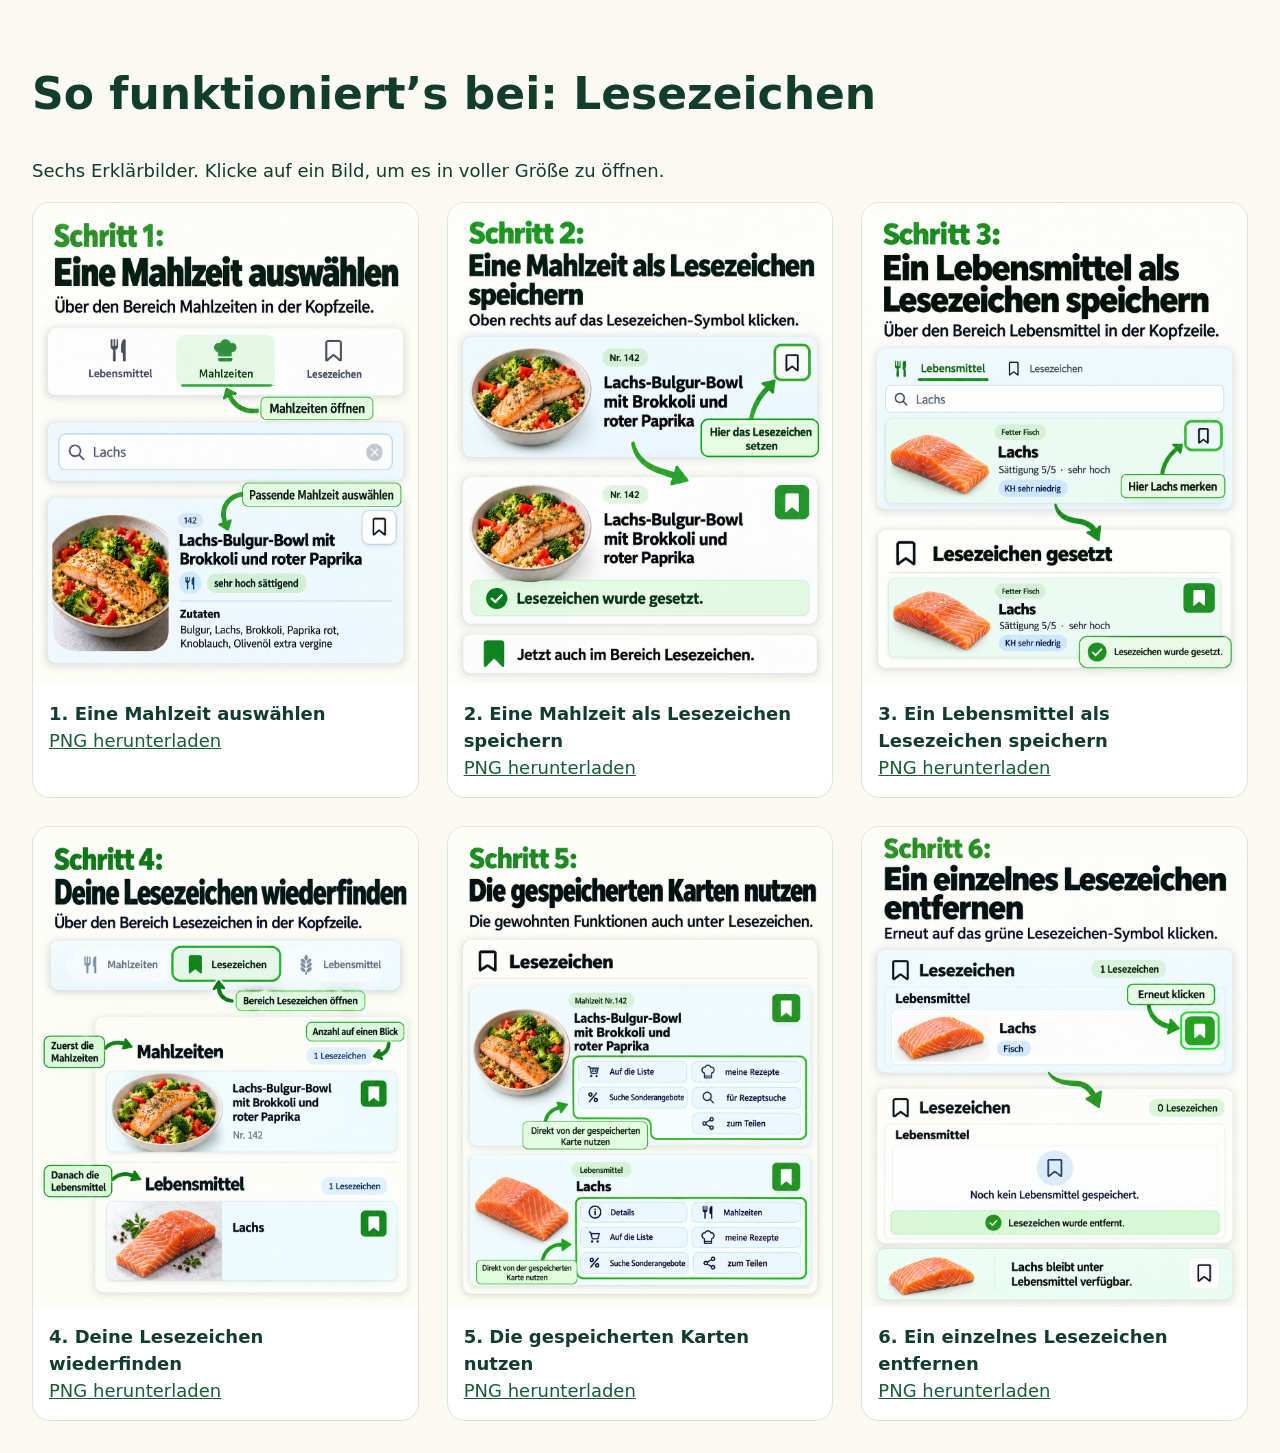
<file: assets/bookmarks-guide/uebersicht.html>
<!doctype html><html lang="de"><meta charset="utf-8"><meta name="viewport" content="width=device-width,initial-scale=1"><title>Erklärbilder · Lesezeichen</title><style>body{font:18px/1.5 system-ui,sans-serif;background:#faf9f4;color:#123d2c;margin:0;padding:32px}main{max-width:1250px;margin:auto}h1{font-size:clamp(26px,4vw,44px)}.grid{display:grid;grid-template-columns:repeat(auto-fit,minmax(min(100%,340px),1fr));gap:28px}figure{margin:0;background:#fff;border:1px solid #d9e5dc;border-radius:18px;overflow:hidden}img{display:block;width:100%;height:auto}figcaption{padding:16px}a{color:#185d36}</style><main><h1>So funktioniert’s bei: Lesezeichen</h1><p>Sechs Erklärbilder. Klicke auf ein Bild, um es in voller Größe zu öffnen.</p><div class="grid"><figure><a href="step-1.png"><img src="step-1.png" alt="Schritt 1: Eine Mahlzeit auswählen" loading="lazy"></a><figcaption><strong>1. Eine Mahlzeit auswählen</strong><br><a href="step-1.png" download>PNG herunterladen</a></figcaption></figure>
<figure><a href="step-2.png"><img src="step-2.png" alt="Schritt 2: Eine Mahlzeit als Lesezeichen speichern" loading="lazy"></a><figcaption><strong>2. Eine Mahlzeit als Lesezeichen speichern</strong><br><a href="step-2.png" download>PNG herunterladen</a></figcaption></figure>
<figure><a href="step-3.png"><img src="step-3.png" alt="Schritt 3: Ein Lebensmittel als Lesezeichen speichern" loading="lazy"></a><figcaption><strong>3. Ein Lebensmittel als Lesezeichen speichern</strong><br><a href="step-3.png" download>PNG herunterladen</a></figcaption></figure>
<figure><a href="step-4.png"><img src="step-4.png" alt="Schritt 4: Deine Lesezeichen wiederfinden" loading="lazy"></a><figcaption><strong>4. Deine Lesezeichen wiederfinden</strong><br><a href="step-4.png" download>PNG herunterladen</a></figcaption></figure>
<figure><a href="step-5.png"><img src="step-5.png" alt="Schritt 5: Die gespeicherten Karten nutzen" loading="lazy"></a><figcaption><strong>5. Die gespeicherten Karten nutzen</strong><br><a href="step-5.png" download>PNG herunterladen</a></figcaption></figure>
<figure><a href="step-6.png"><img src="step-6.png" alt="Schritt 6: Ein einzelnes Lesezeichen entfernen" loading="lazy"></a><figcaption><strong>6. Ein einzelnes Lesezeichen entfernen</strong><br><a href="step-6.png" download>PNG herunterladen</a></figcaption></figure></div></main></html>
</file>
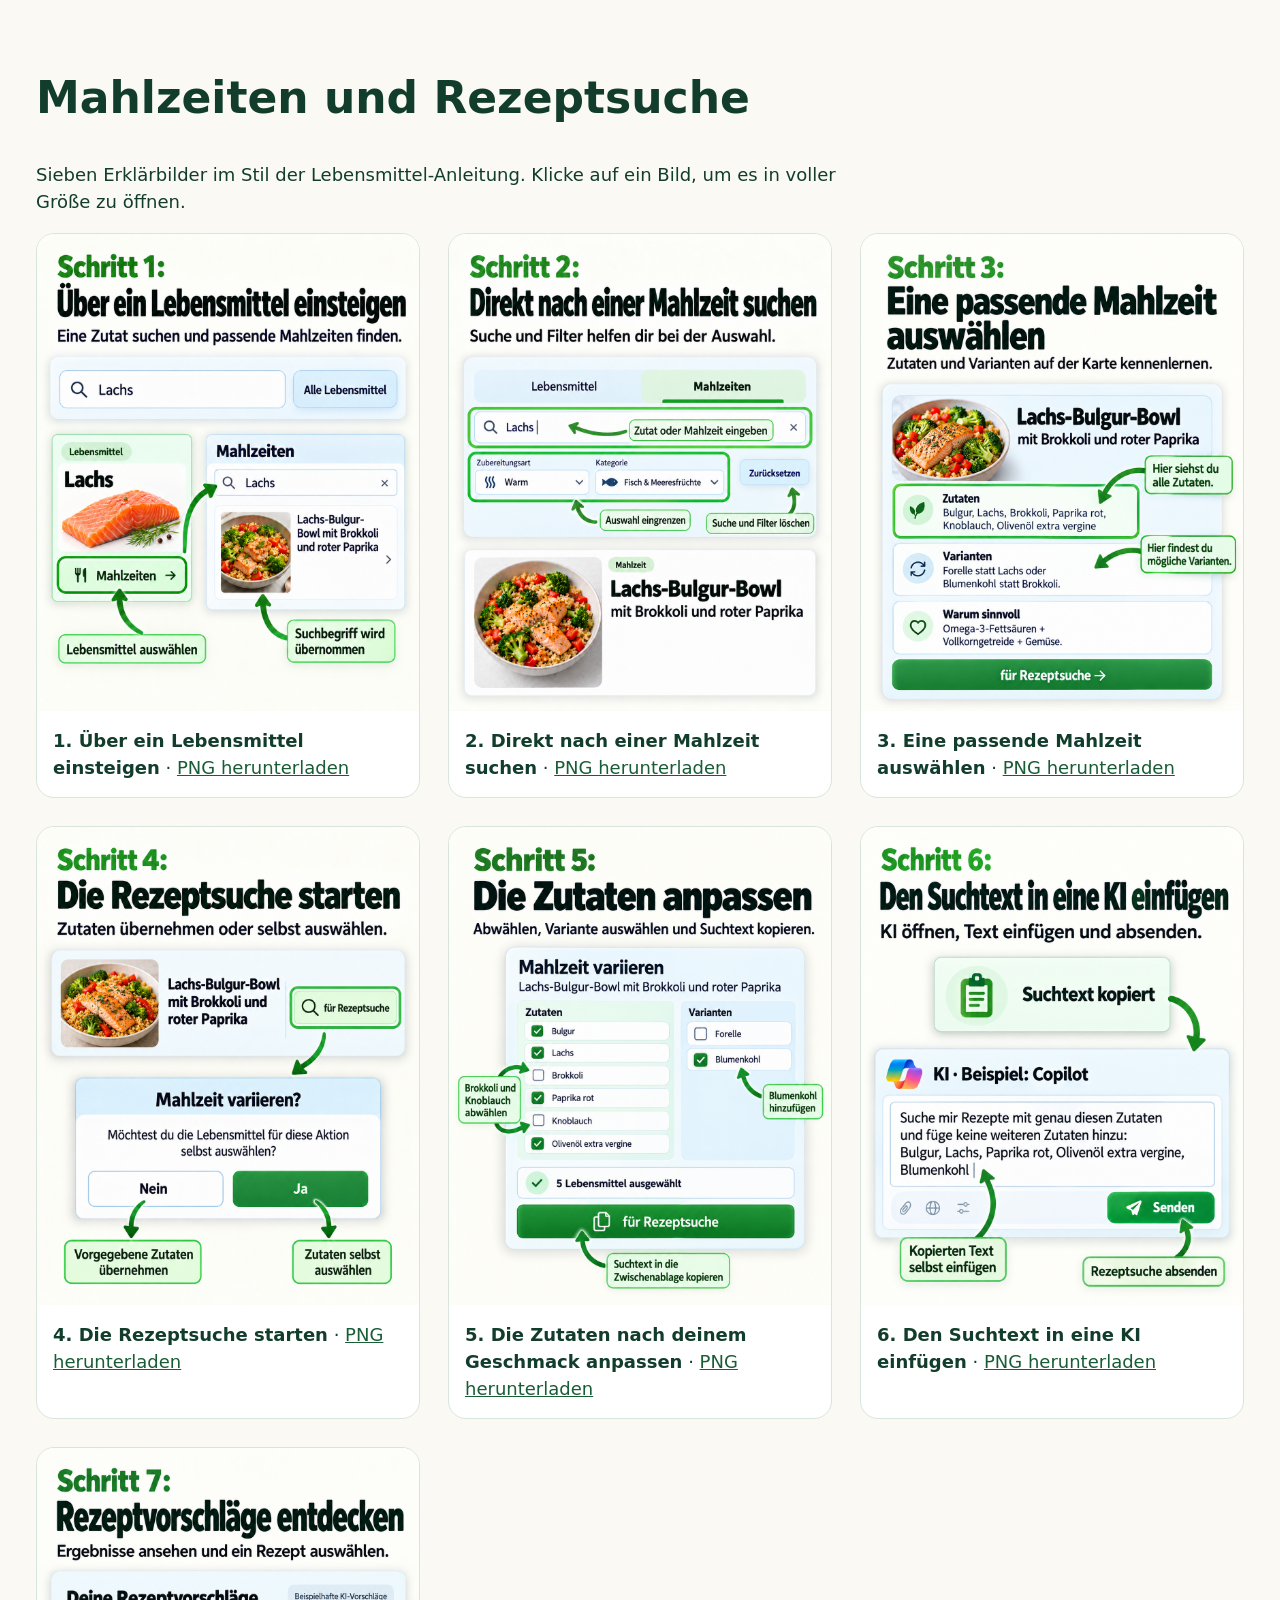
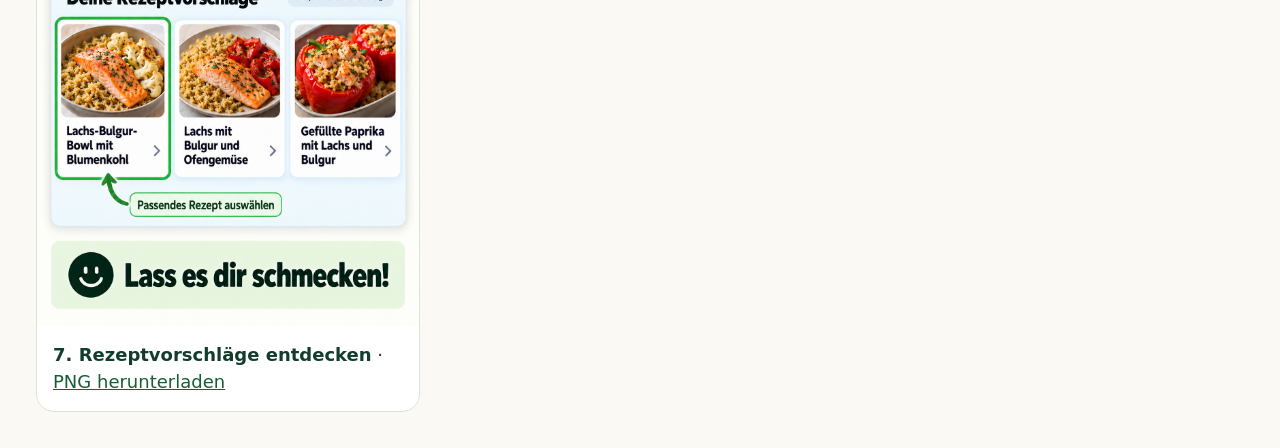
<file: assets/meal-recipe-guide/uebersicht.html>
<!doctype html>
<html lang="de"><meta charset="utf-8"><meta name="viewport" content="width=device-width,initial-scale=1">
<title>Erklärbilder · Mahlzeiten und Rezeptsuche</title>
<style>body{font:18px/1.5 system-ui,sans-serif;background:#faf9f4;color:#123d2c;margin:0;padding:36px}main{max-width:1250px;margin:auto}h1{font-size:clamp(26px,4vw,44px)}.grid{display:grid;grid-template-columns:repeat(auto-fit,minmax(min(100%,340px),1fr));gap:28px}figure{margin:0;background:white;border:1px solid #d9e5dc;border-radius:18px;overflow:hidden}img{display:block;width:100%;height:auto}figcaption{padding:16px}a{color:#185d36}p{max-width:75ch}</style>
<main><h1>Mahlzeiten und Rezeptsuche</h1><p>Sieben Erklärbilder im Stil der Lebensmittel-Anleitung. Klicke auf ein Bild, um es in voller Größe zu öffnen.</p>
<div class="grid"><figure><a href="step-1.png"><img src="step-1.png" alt="Schritt 1: Über ein Lebensmittel einsteigen" loading="lazy"></a><figcaption><strong>1. Über ein Lebensmittel einsteigen</strong> · <a href="step-1.png" download>PNG herunterladen</a></figcaption></figure>
<figure><a href="step-2.png"><img src="step-2.png" alt="Schritt 2: Direkt nach einer Mahlzeit suchen" loading="lazy"></a><figcaption><strong>2. Direkt nach einer Mahlzeit suchen</strong> · <a href="step-2.png" download>PNG herunterladen</a></figcaption></figure>
<figure><a href="step-3.png"><img src="step-3.png" alt="Schritt 3: Eine passende Mahlzeit auswählen" loading="lazy"></a><figcaption><strong>3. Eine passende Mahlzeit auswählen</strong> · <a href="step-3.png" download>PNG herunterladen</a></figcaption></figure>
<figure><a href="step-4.png"><img src="step-4.png" alt="Schritt 4: Die Rezeptsuche starten" loading="lazy"></a><figcaption><strong>4. Die Rezeptsuche starten</strong> · <a href="step-4.png" download>PNG herunterladen</a></figcaption></figure>
<figure><a href="step-5.png"><img src="step-5.png" alt="Schritt 5: Die Zutaten nach deinem Geschmack anpassen" loading="lazy"></a><figcaption><strong>5. Die Zutaten nach deinem Geschmack anpassen</strong> · <a href="step-5.png" download>PNG herunterladen</a></figcaption></figure>
<figure><a href="step-6.png"><img src="step-6.png" alt="Schritt 6: Den Suchtext in eine KI einfügen" loading="lazy"></a><figcaption><strong>6. Den Suchtext in eine KI einfügen</strong> · <a href="step-6.png" download>PNG herunterladen</a></figcaption></figure>
<figure><a href="step-7.png"><img src="step-7.png" alt="Schritt 7: Rezeptvorschläge entdecken" loading="lazy"></a><figcaption><strong>7. Rezeptvorschläge entdecken</strong> · <a href="step-7.png" download>PNG herunterladen</a></figcaption></figure></div></main></html>
</file>
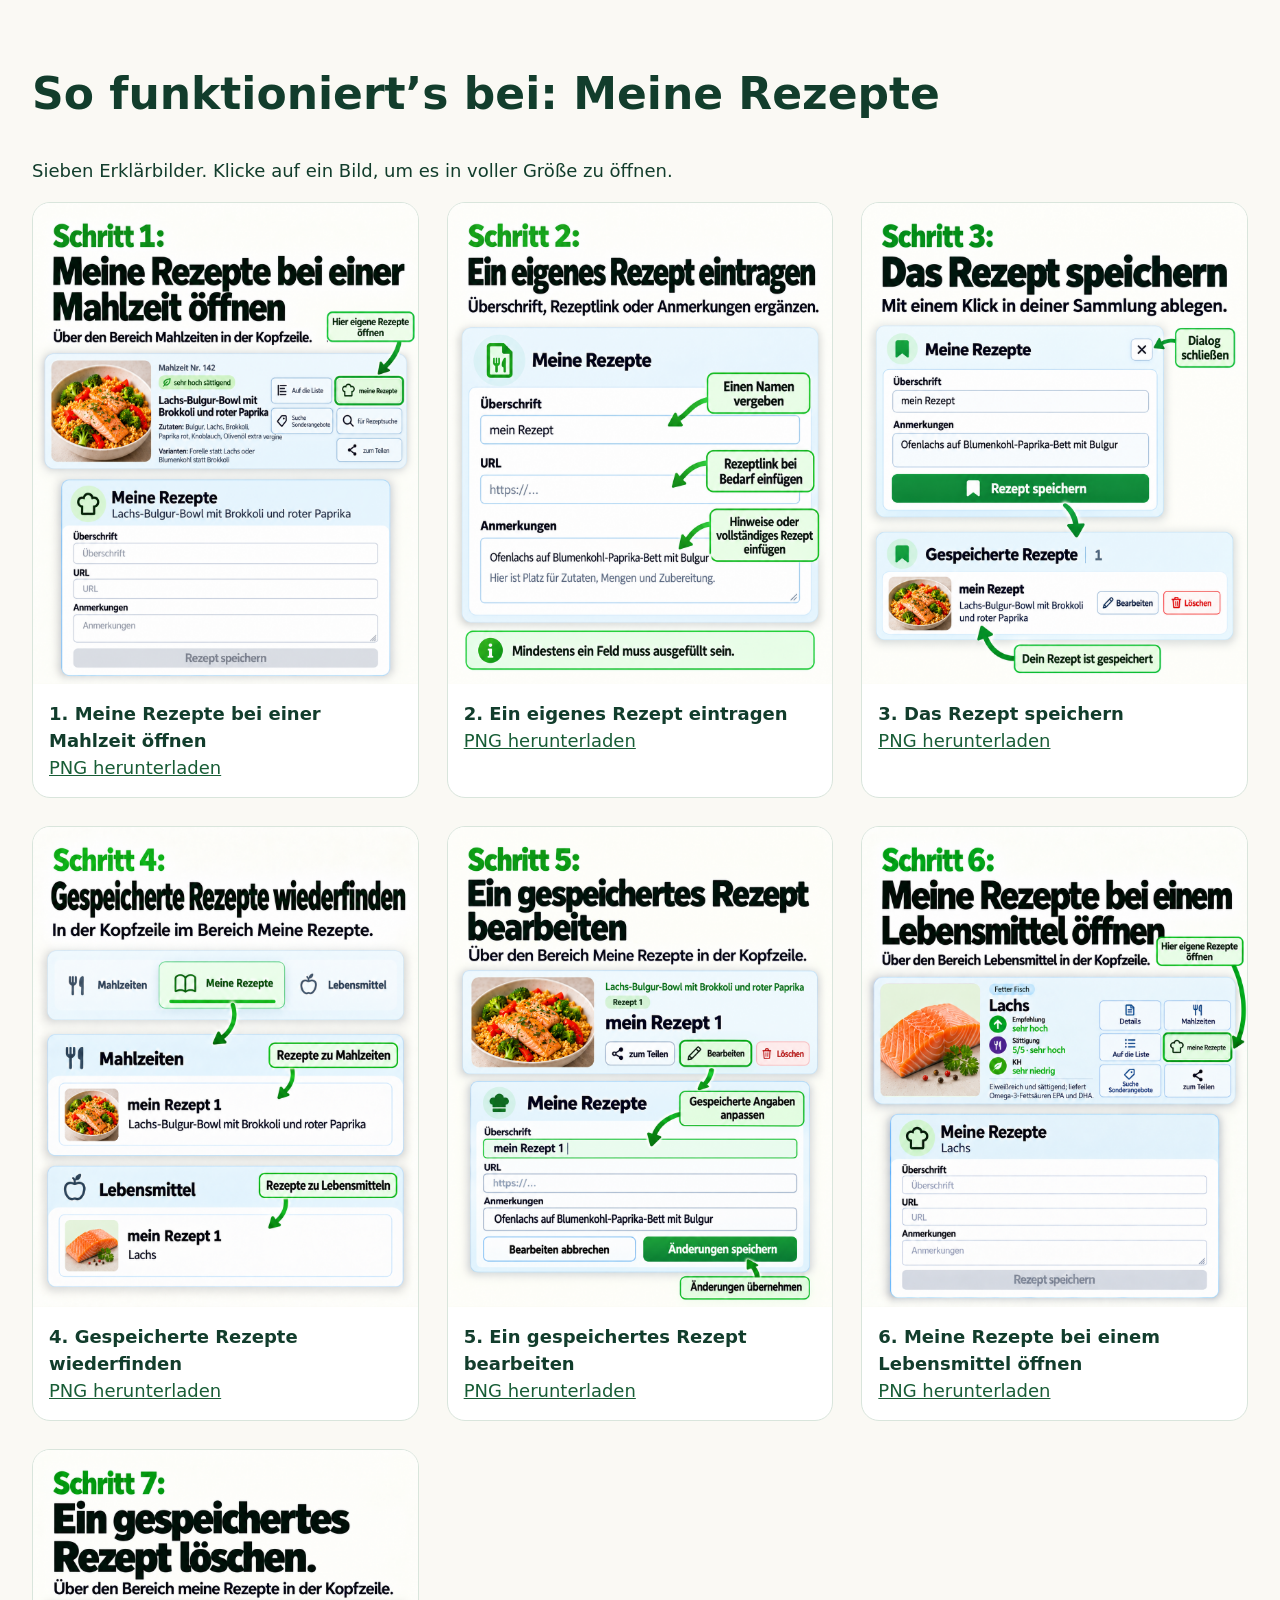
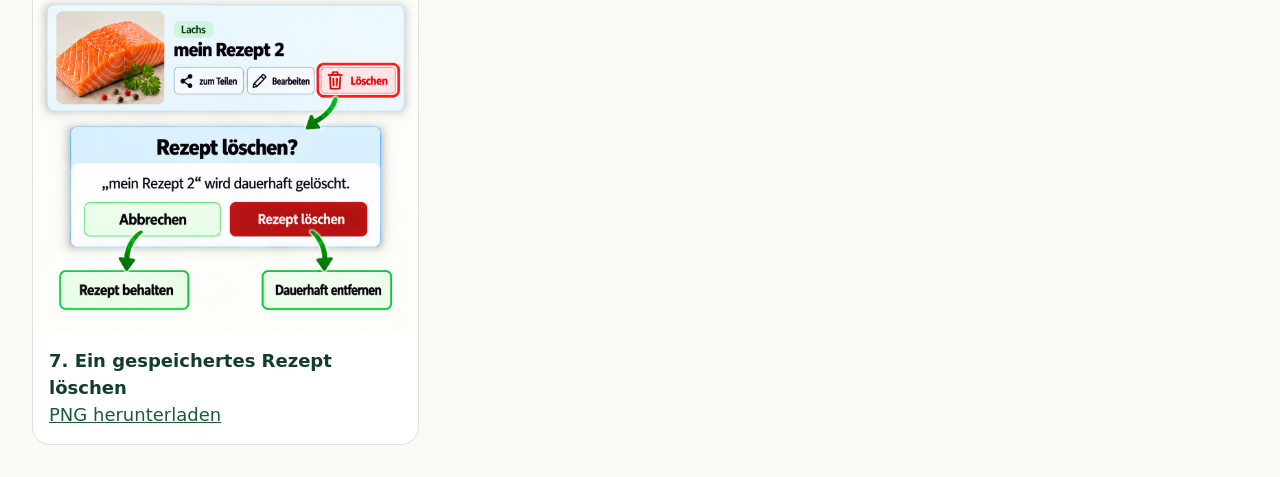
<file: assets/my-recipes-guide/uebersicht.html>
<!doctype html><html lang="de"><meta charset="utf-8"><meta name="viewport" content="width=device-width,initial-scale=1"><title>Erklärbilder · Meine Rezepte</title><style>body{font:18px/1.5 system-ui,sans-serif;background:#faf9f4;color:#123d2c;margin:0;padding:32px}main{max-width:1250px;margin:auto}h1{font-size:clamp(26px,4vw,44px)}.grid{display:grid;grid-template-columns:repeat(auto-fit,minmax(min(100%,340px),1fr));gap:28px}figure{margin:0;background:#fff;border:1px solid #d9e5dc;border-radius:18px;overflow:hidden}img{display:block;width:100%;height:auto}figcaption{padding:16px}a{color:#185d36}</style><main><h1>So funktioniert’s bei: Meine Rezepte</h1><p>Sieben Erklärbilder. Klicke auf ein Bild, um es in voller Größe zu öffnen.</p><div class="grid"><figure><a href="step-1-v3.png"><img src="step-1-v3.png" alt="Schritt 1: Meine Rezepte bei einer Mahlzeit öffnen" loading="lazy"></a><figcaption><strong>1. Meine Rezepte bei einer Mahlzeit öffnen</strong><br><a href="step-1-v3.png" download>PNG herunterladen</a></figcaption></figure>
<figure><a href="step-2.png"><img src="step-2.png" alt="Schritt 2: Ein eigenes Rezept eintragen" loading="lazy"></a><figcaption><strong>2. Ein eigenes Rezept eintragen</strong><br><a href="step-2.png" download>PNG herunterladen</a></figcaption></figure>
<figure><a href="step-3.png"><img src="step-3.png" alt="Schritt 3: Das Rezept speichern" loading="lazy"></a><figcaption><strong>3. Das Rezept speichern</strong><br><a href="step-3.png" download>PNG herunterladen</a></figcaption></figure>
<figure><a href="step-4-v3.png"><img src="step-4-v3.png" alt="Schritt 4: Gespeicherte Rezepte wiederfinden" loading="lazy"></a><figcaption><strong>4. Gespeicherte Rezepte wiederfinden</strong><br><a href="step-4-v3.png" download>PNG herunterladen</a></figcaption></figure>
<figure><a href="step-5-v3.png"><img src="step-5-v3.png" alt="Schritt 5: Ein gespeichertes Rezept bearbeiten" loading="lazy"></a><figcaption><strong>5. Ein gespeichertes Rezept bearbeiten</strong><br><a href="step-5-v3.png" download>PNG herunterladen</a></figcaption></figure>
<figure><a href="step-6-v3.png"><img src="step-6-v3.png" alt="Schritt 6: Meine Rezepte bei einem Lebensmittel öffnen" loading="lazy"></a><figcaption><strong>6. Meine Rezepte bei einem Lebensmittel öffnen</strong><br><a href="step-6-v3.png" download>PNG herunterladen</a></figcaption></figure>
<figure><a href="step-7.png"><img src="step-7.png" alt="Schritt 7: Ein gespeichertes Rezept löschen" loading="lazy"></a><figcaption><strong>7. Ein gespeichertes Rezept löschen</strong><br><a href="step-7.png" download>PNG herunterladen</a></figcaption></figure></div></main></html>
</file>
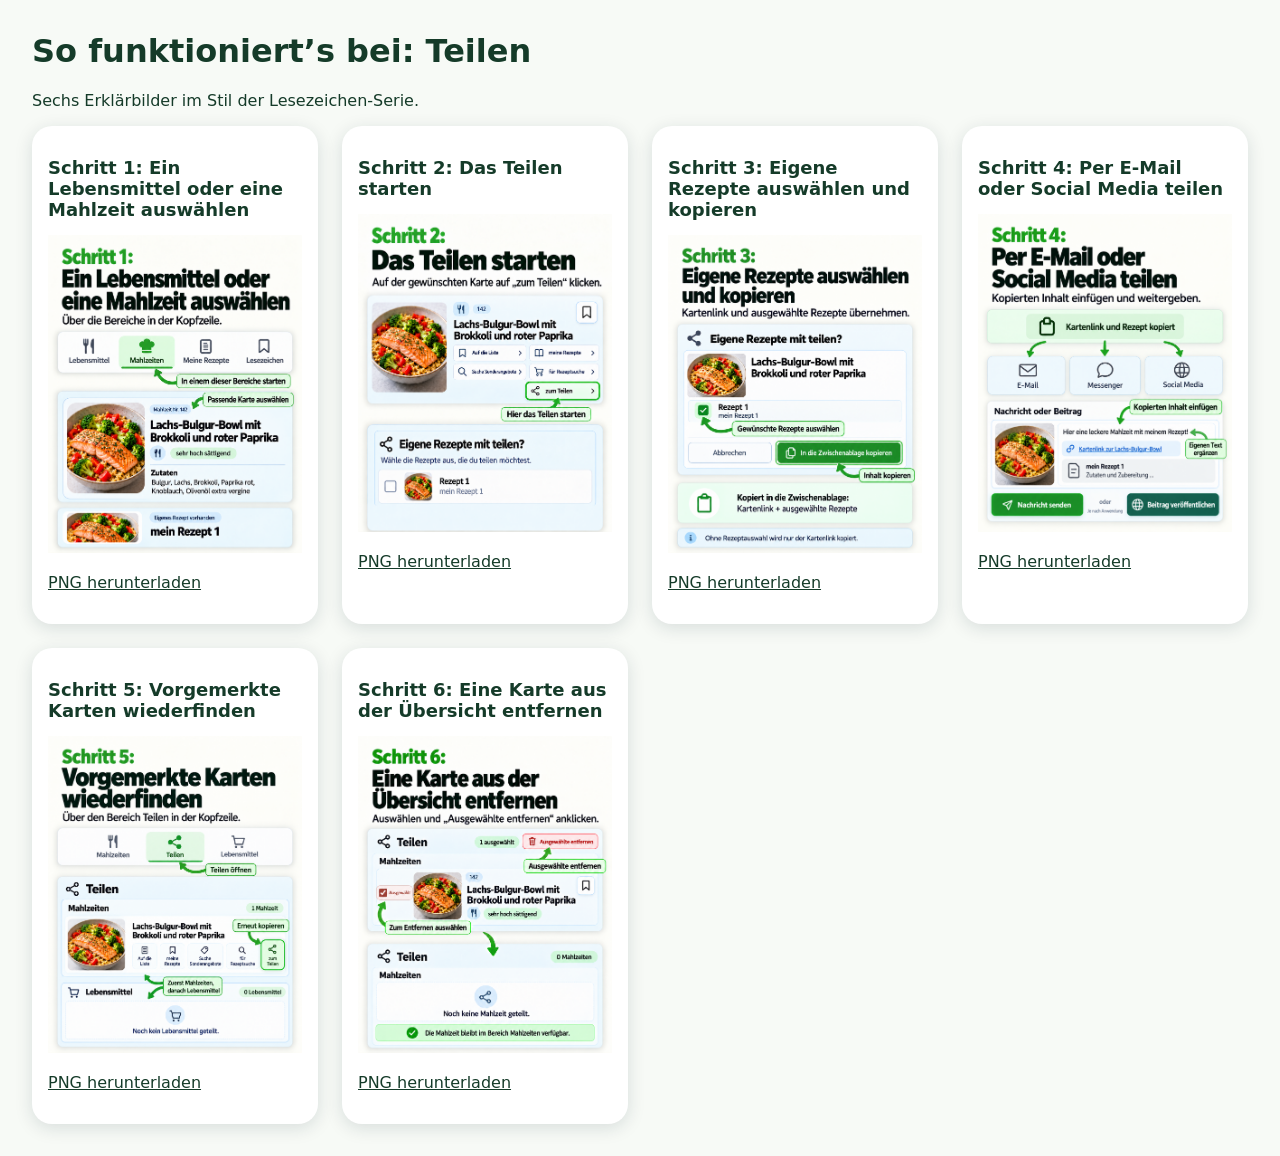
<file: assets/sharing-guide/uebersicht.html>
<!doctype html><html lang="de"><meta charset="utf-8"><meta name="viewport" content="width=device-width,initial-scale=1"><title>Erklärbilder: Teilen</title><style>body{font:16px system-ui;background:#f7faf6;color:#153b29;margin:32px}main{display:grid;grid-template-columns:repeat(auto-fit,minmax(280px,1fr));gap:24px}article{background:white;padding:16px;border-radius:20px;box-shadow:0 4px 18px #1232}img{width:100%;height:auto}a{color:inherit}h1{font-size:32px}h2{font-size:18px}</style><h1>So funktioniert’s bei: Teilen</h1><p>Sechs Erklärbilder im Stil der Lesezeichen-Serie.</p><main><article><h2>Schritt 1: Ein Lebensmittel oder eine Mahlzeit auswählen</h2><a href="step-1.png"><img src="step-1.png" alt="Ein Lebensmittel oder eine Mahlzeit auswählen" loading="lazy"></a><p><a href="step-1.png" download>PNG herunterladen</a></p></article><article><h2>Schritt 2: Das Teilen starten</h2><a href="step-2.png"><img src="step-2.png" alt="Das Teilen starten" loading="lazy"></a><p><a href="step-2.png" download>PNG herunterladen</a></p></article><article><h2>Schritt 3: Eigene Rezepte auswählen und kopieren</h2><a href="step-3.png"><img src="step-3.png" alt="Eigene Rezepte auswählen und kopieren" loading="lazy"></a><p><a href="step-3.png" download>PNG herunterladen</a></p></article><article><h2>Schritt 4: Per E-Mail oder Social Media teilen</h2><a href="step-4.png"><img src="step-4.png" alt="Per E-Mail oder Social Media teilen" loading="lazy"></a><p><a href="step-4.png" download>PNG herunterladen</a></p></article><article><h2>Schritt 5: Vorgemerkte Karten wiederfinden</h2><a href="step-5.png"><img src="step-5.png" alt="Vorgemerkte Karten wiederfinden" loading="lazy"></a><p><a href="step-5.png" download>PNG herunterladen</a></p></article><article><h2>Schritt 6: Eine Karte aus der Übersicht entfernen</h2><a href="step-6.png"><img src="step-6.png" alt="Eine Karte aus der Übersicht entfernen" loading="lazy"></a><p><a href="step-6.png" download>PNG herunterladen</a></p></article></main></html>
</file>
